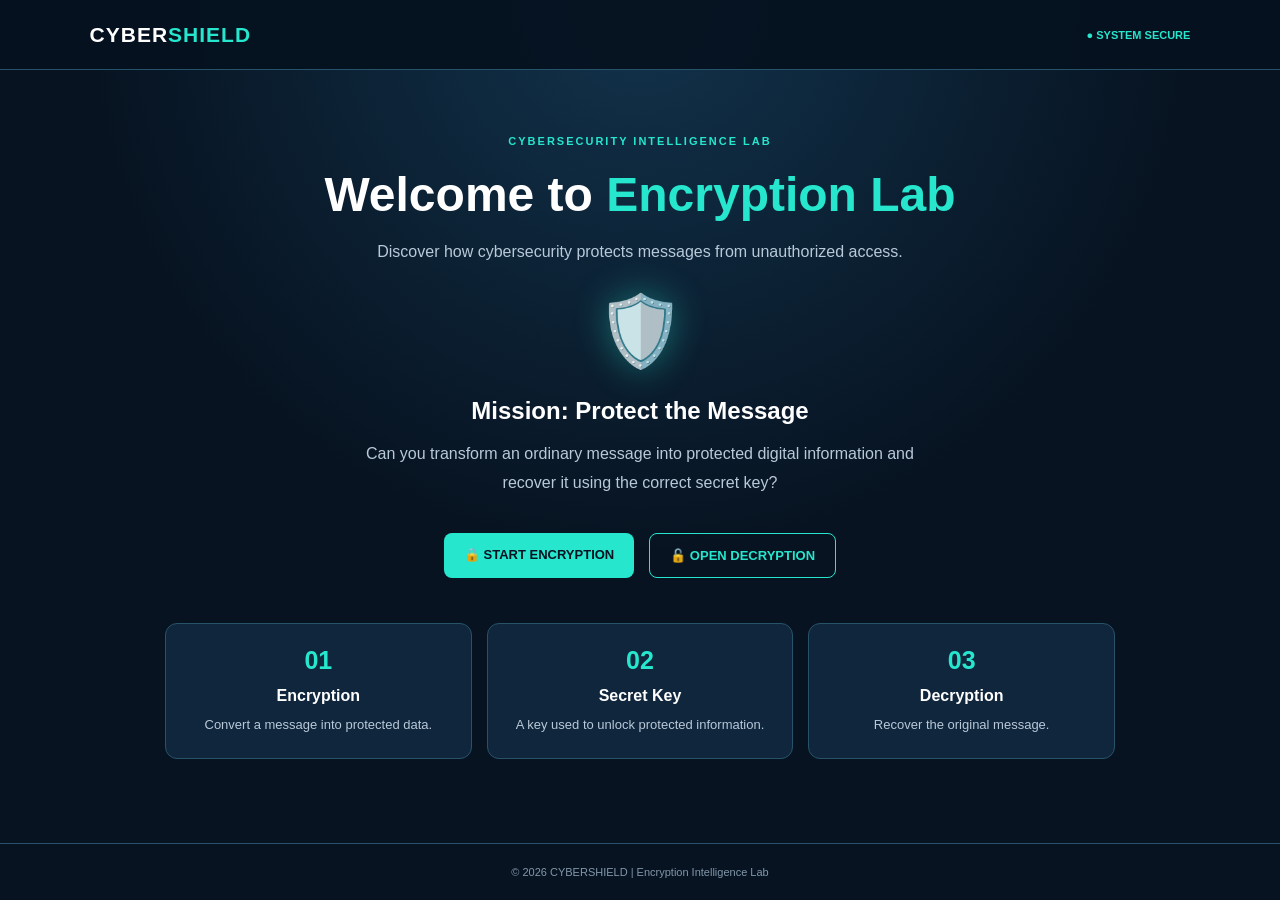
<file: index.html>
<!DOCTYPE html>
<html lang="en">
<head>
    <meta charset="UTF-8">
    <meta name="viewport" content="width=device-width, initial-scale=1.0">
    <title>CyberShield | Security Lab</title>
    <link rel="stylesheet" href="style.css">
</head>
<body>

<nav class="navbar">
    <div class="logo">CYBER<span>SHIELD</span></div>
    <div class="status">● SYSTEM SECURE</div>
</nav>

<main class="hero">
    <div class="tag">CYBERSECURITY INTELLIGENCE LAB</div>

    <h1>Welcome to <span>Encryption Lab</span></h1>

    <p class="subtitle">
        Discover how cybersecurity protects messages
        from unauthorized access.
    </p>

    <div class="shield">🛡️</div>

    <h2>Mission: Protect the Message</h2>

    <p>
        Can you transform an ordinary message into
        protected digital information and recover it
        using the correct secret key?
    </p>

    <div class="button-group">
        <a href="encrypt.html" class="btn primary">
            🔒 START ENCRYPTION
        </a>

        <a href="decrypt.html" class="btn secondary">
            🔓 OPEN DECRYPTION
        </a>
    </div>

    <div class="info-grid">
        <div class="info-card">
            <h3>01</h3>
            <strong>Encryption</strong>
            <p>Convert a message into protected data.</p>
        </div>

        <div class="info-card">
            <h3>02</h3>
            <strong>Secret Key</strong>
            <p>A key used to unlock protected information.</p>
        </div>

        <div class="info-card">
            <h3>03</h3>
            <strong>Decryption</strong>
            <p>Recover the original message.</p>
        </div>
    </div>
</main>

<footer>
    © 2026 CYBERSHIELD | Encryption Intelligence Lab
</footer>

</body>
</html>
</file>
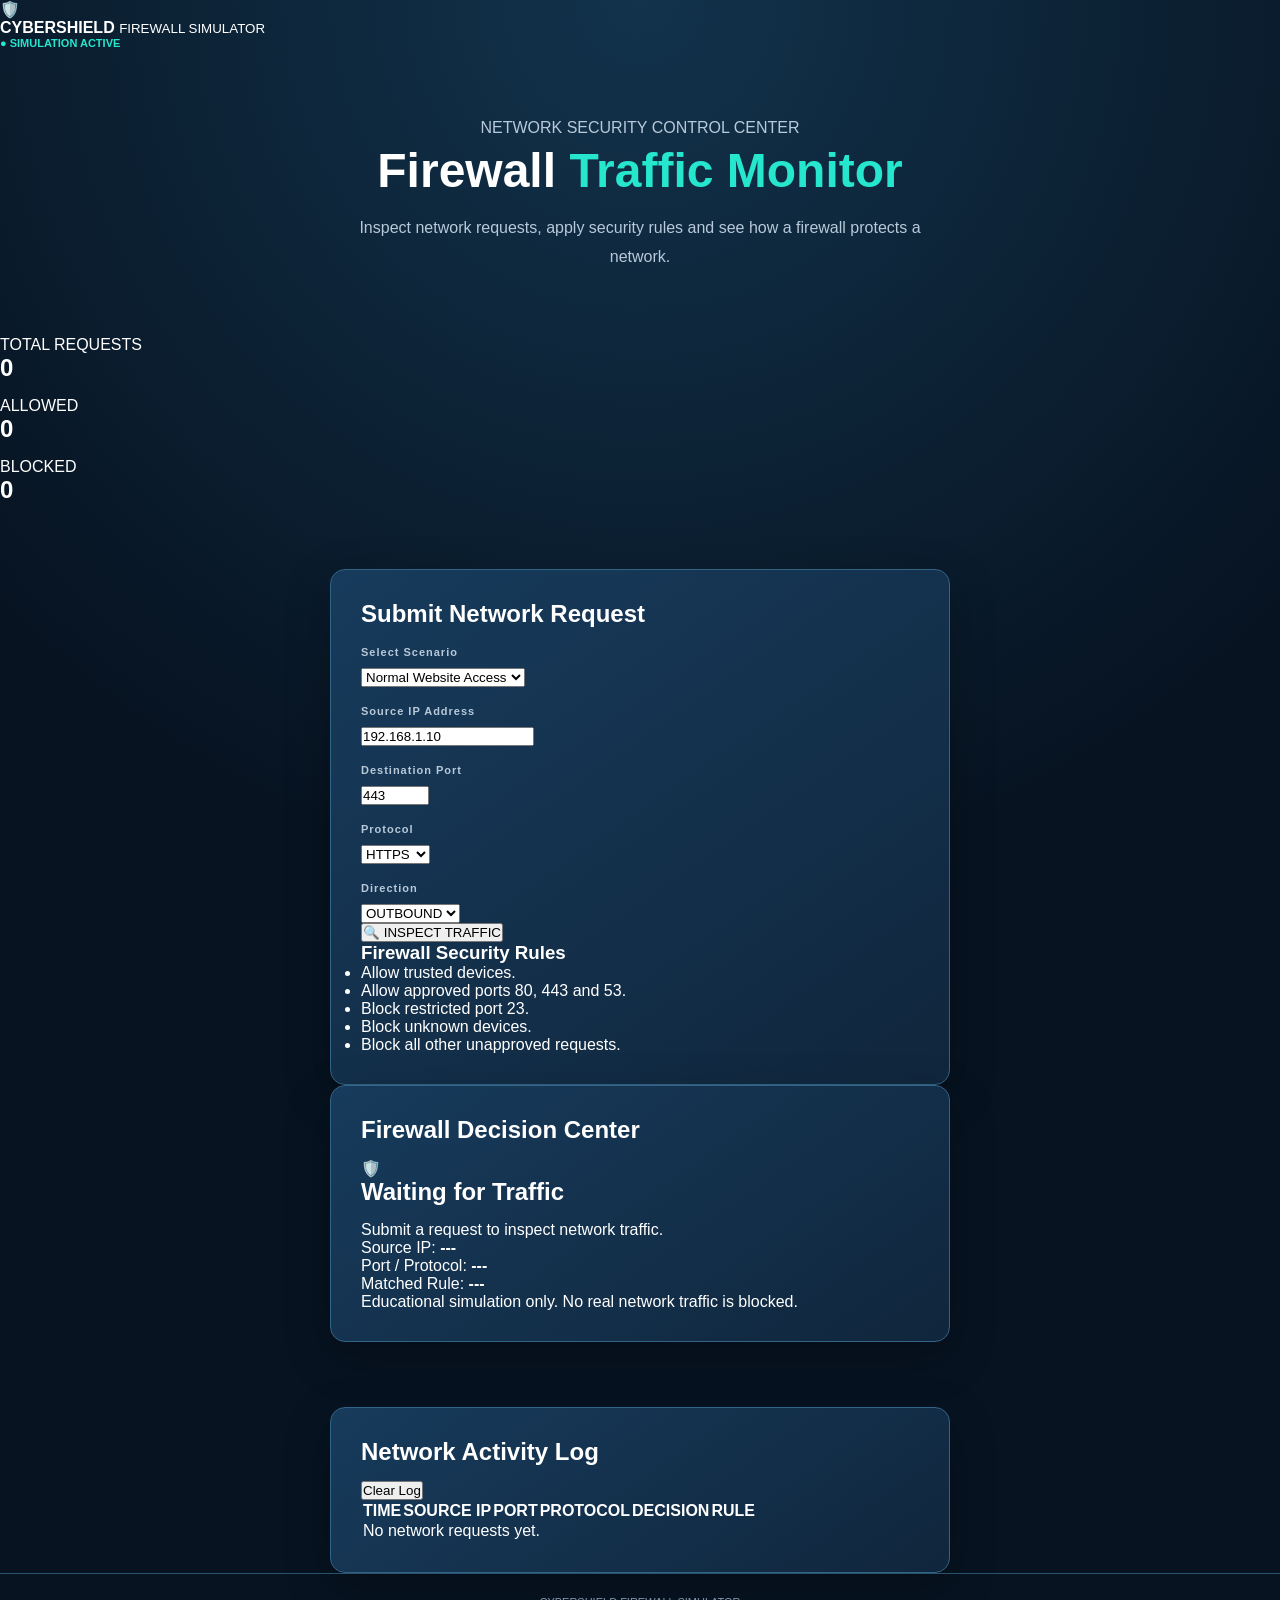
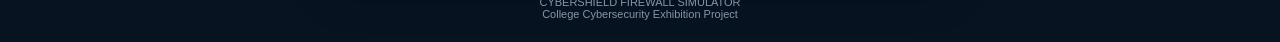
<file: Index.html>
<!DOCTYPE html>
<html lang="en">
<head>
    <meta charset="UTF-8">
    <meta name="viewport" content="width=device-width, initial-scale=1.0">
    <title>CyberShield Firewall Simulator</title>
    <link rel="stylesheet" href="style.css">
</head>

<body>

<header class="topbar">
    <div class="brand">
        <span class="brand-icon">🛡️</span>
        <div>
            <strong>CYBERSHIELD</strong>
            <small>FIREWALL SIMULATOR</small>
        </div>
    </div>
    <div class="status">● SIMULATION ACTIVE</div>
</header>

<main class="container">

    <section class="hero">
        <p class="eyebrow">NETWORK SECURITY CONTROL CENTER</p>
        <h1>Firewall <span>Traffic Monitor</span></h1>
        <p class="intro">
            Inspect network requests, apply security rules
            and see how a firewall protects a network.
        </p>
    </section>

    <!-- STATISTICS -->
    <section class="stats">

        <div class="stat-card">
            <span>TOTAL REQUESTS</span>
            <h2 id="totalCount">0</h2>
        </div>

        <div class="stat-card allowed">
            <span>ALLOWED</span>
            <h2 id="allowedCount">0</h2>
        </div>

        <div class="stat-card blocked">
            <span>BLOCKED</span>
            <h2 id="blockedCount">0</h2>
        </div>

    </section>

    <!-- FIREWALL INPUT -->
    <section class="workspace">

        <div class="panel">

            <h2>Submit Network Request</h2>

            <form id="trafficForm">

                <label>Select Scenario</label>

                <select id="scenario">
                    <option value="normal">Normal Website Access</option>
                    <option value="unknown">Unknown Device</option>
                    <option value="restricted">Restricted Port</option>
                    <option value="dns">DNS Request</option>
                    <option value="custom">Custom Request</option>
                </select>

                <div class="form-grid">

                    <div>
                        <label>Source IP Address</label>
                        <input type="text" id="sourceIp"
                        value="192.168.1.10" required>
                    </div>

                    <div>
                        <label>Destination Port</label>
                        <input type="number" id="destinationPort"
                        value="443" min="1" max="65535" required>
                    </div>

                    <div>
                        <label>Protocol</label>
                        <select id="protocol">
                            <option>HTTPS</option>
                            <option>HTTP</option>
                            <option>DNS</option>
                            <option>SSH</option>
                            <option>OTHER</option>
                        </select>
                    </div>

                    <div>
                        <label>Direction</label>
                        <select id="direction">
                            <option>OUTBOUND</option>
                            <option>INBOUND</option>
                        </select>
                    </div>

                </div>

                <button type="submit" class="primary-btn">
                    🔍 INSPECT TRAFFIC
                </button>

            </form>

            <div class="rule-note">
                <h3>Firewall Security Rules</h3>
                <ul>
                    <li>Allow trusted devices.</li>
                    <li>Allow approved ports 80, 443 and 53.</li>
                    <li>Block restricted port 23.</li>
                    <li>Block unknown devices.</li>
                    <li>Block all other unapproved requests.</li>
                </ul>
            </div>

        </div>

        <!-- FIREWALL RESULT -->

        <div class="panel">

            <h2>Firewall Decision Center</h2>

            <div id="decisionBox" class="decision-box">

                <div id="decisionIcon">🛡️</div>

                <h2 id="decisionTitle">
                    Waiting for Traffic
                </h2>

                <p id="decisionText">
                    Submit a request to inspect network traffic.
                </p>

            </div>

            <div class="details">

                <p>Source IP:
                    <strong id="detailSource">---</strong>
                </p>

                <p>Port / Protocol:
                    <strong id="detailPort">---</strong>
                </p>

                <p>Matched Rule:
                    <strong id="detailRule">---</strong>
                </p>

            </div>

            <p class="warning">
                Educational simulation only.
                No real network traffic is blocked.
            </p>

        </div>

    </section>

    <!-- ACTIVITY LOG -->

    <section class="panel log-panel">

        <div class="log-heading">
            <h2>Network Activity Log</h2>
            <button id="clearLog" class="secondary-btn">
                Clear Log
            </button>
        </div>

        <div class="table-wrap">

            <table>

                <thead>
                    <tr>
                        <th>TIME</th>
                        <th>SOURCE IP</th>
                        <th>PORT</th>
                        <th>PROTOCOL</th>
                        <th>DECISION</th>
                        <th>RULE</th>
                    </tr>
                </thead>

                <tbody id="eventLog">
                    <tr>
                        <td colspan="6">
                            No network requests yet.
                        </td>
                    </tr>
                </tbody>

            </table>

        </div>

    </section>

</main>

<footer>
    CYBERSHIELD FIREWALL SIMULATOR
    <br>
    College Cybersecurity Exhibition Project
</footer>

<script src="script.js"></script>

</body>
      </html>
</file>
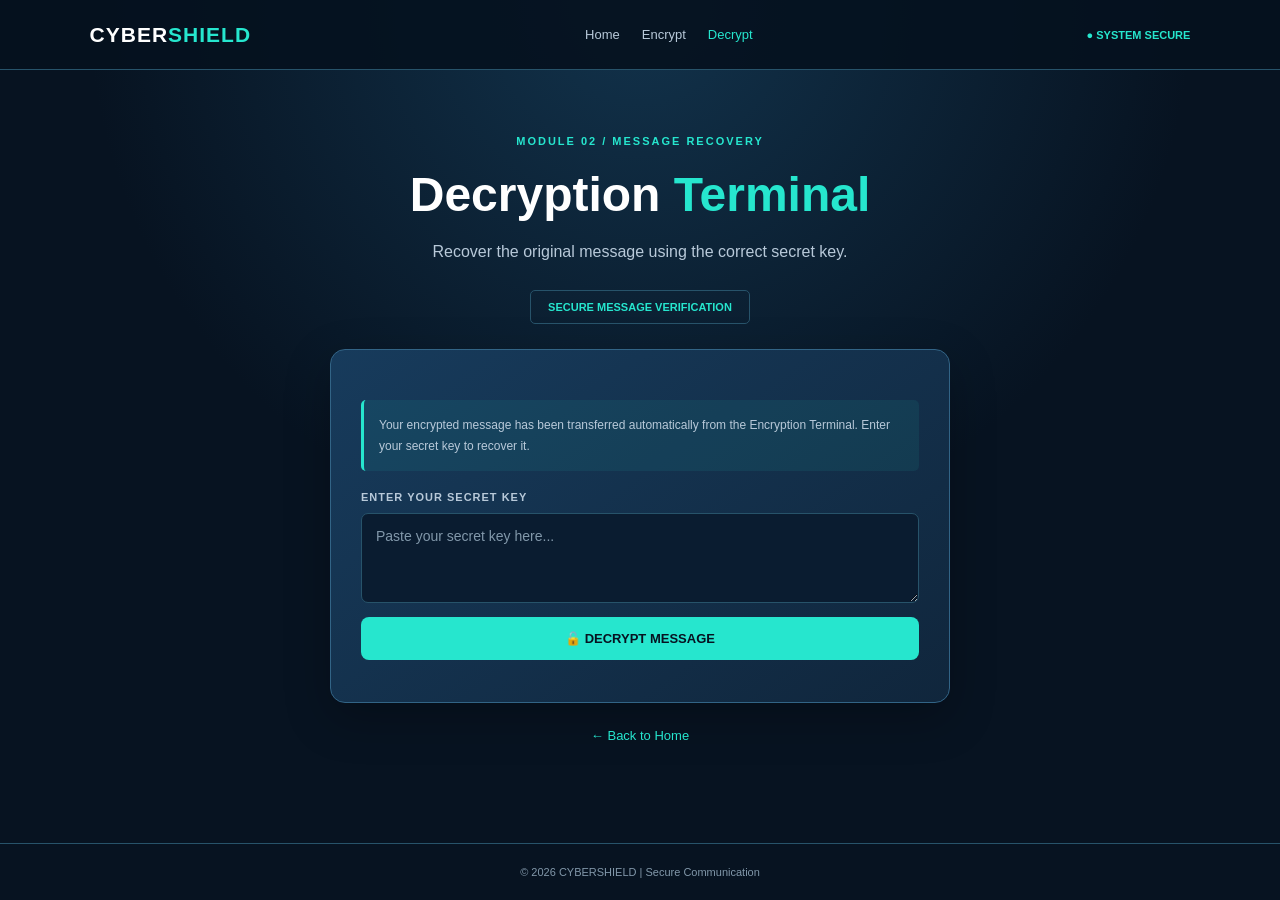
<file: decryption.html>
<!DOCTYPE html>
<html lang="en">
<head>
    <meta charset="UTF-8">
    <meta name="viewport" content="width=device-width, initial-scale=1.0">
    <title>CyberShield | Decrypt</title>
    <link rel="stylesheet" href="style.css">
    <script src="script.js" defer></script>
</head>
<body>

<nav class="navbar">
    <div class="logo">CYBER<span>SHIELD</span></div>
    <div class="nav-links">
        <a href="index.html">Home</a>
        <a href="encrypt.html">Encrypt</a>
        <a class="active" href="decrypt.html">Decrypt</a>
    </div>
    <div class="status">● SYSTEM SECURE</div>
</nav>

<main class="workspace">

    <div class="tag">MODULE 02 / MESSAGE RECOVERY</div>

    <h1>Decryption <span>Terminal</span></h1>

    <p class="subtitle">
        Recover the original message using the correct secret key.
    </p>

    <div class="security-tag">SECURE MESSAGE VERIFICATION</div>

    <section class="panel">

        <div class="notice">
            Your encrypted message has been transferred
            automatically from the Encryption Terminal.
            Enter your secret key to recover it.
        </div>

        <label for="inputKey">ENTER YOUR SECRET KEY</label>

        <textarea id="inputKey"
            placeholder="Paste your secret key here..."></textarea>

        <button id="decryptBtn" class="btn primary full">
            🔓 DECRYPT MESSAGE
        </button>

        <p id="decryptError" class="error"></p>

        <div id="decryptResult" class="result-area hidden">

            <div class="success-heading">
                <h2>DECRYPTION SUCCESSFUL</h2>
                <span>✓ MESSAGE RECOVERED</span>
            </div>

            <label for="decryptedText">ORIGINAL MESSAGE</label>

            <textarea id="decryptedText" readonly></textarea>

            <button id="copyDecrypted" class="btn secondary full">
                COPY RECOVERED MESSAGE
            </button>

        </div>

    </section>

    <a href="index.html" class="back-link">← Back to Home</a>

</main>

<footer>
    © 2026 CYBERSHIELD | Secure Communication
</footer>

</body>
</html>
</file>
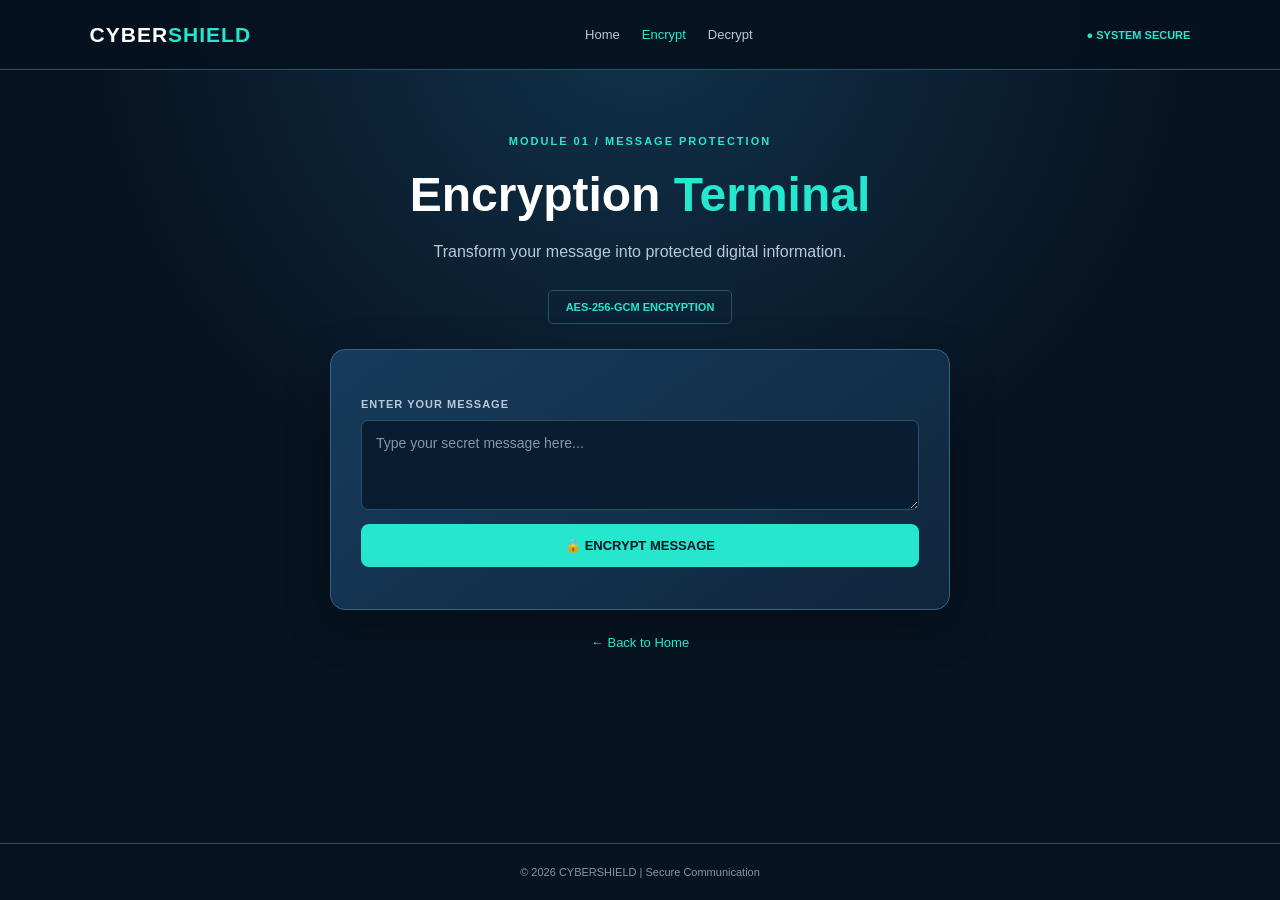
<file: encryption.html>
<!DOCTYPE html>
<html lang="en">
<head>
    <meta charset="UTF-8">
    <meta name="viewport" content="width=device-width, initial-scale=1.0">
    <title>CyberShield | Encrypt</title>
    <link rel="stylesheet" href="style.css">
    <script src="script.js" defer></script>
</head>
<body>

<nav class="navbar">
    <div class="logo">CYBER<span>SHIELD</span></div>
    <div class="nav-links">
        <a href="index.html">Home</a>
        <a class="active" href="encrypt.html">Encrypt</a>
        <a href="decrypt.html">Decrypt</a>
    </div>
    <div class="status">● SYSTEM SECURE</div>
</nav>

<main class="workspace">

    <div class="tag">MODULE 01 / MESSAGE PROTECTION</div>

    <h1>Encryption <span>Terminal</span></h1>

    <p class="subtitle">
        Transform your message into protected digital information.
    </p>

    <div class="security-tag">AES-256-GCM ENCRYPTION</div>

    <section class="panel">

        <label for="plainText">ENTER YOUR MESSAGE</label>

        <textarea id="plainText"
            placeholder="Type your secret message here..."></textarea>

        <button id="encryptBtn" class="btn primary full">
            🔒 ENCRYPT MESSAGE
        </button>

        <p id="encryptError" class="error"></p>

        <div id="encryptResult" class="result-area hidden">

            <div class="success-heading">
                <h2>ENCRYPTION SUCCESSFUL</h2>
                <span>✓ MESSAGE PROTECTED</span>
            </div>

            <label for="encryptedText">ENCRYPTED MESSAGE</label>

            <textarea id="encryptedText" readonly></textarea>

            <button id="copyEncrypted" class="btn secondary full">
                COPY ENCRYPTED MESSAGE
            </button>

            <label for="secretKey">SECRET KEY — KEEP IT SAFE</label>

            <textarea id="secretKey" readonly></textarea>

            <button id="copyKey" class="btn secondary full">
                COPY SECRET KEY
            </button>

            <div class="notice">
                Important: Save your secret key. You will need
                it to recover your original message.
            </div>

            <a href="decrypt.html" class="btn primary full">
                CONTINUE TO DECRYPTION →
            </a>

        </div>

    </section>

    <a href="index.html" class="back-link">← Back to Home</a>

</main>

<footer>
    © 2026 CYBERSHIELD | Secure Communication
</footer>

</body>
</html>
</file>
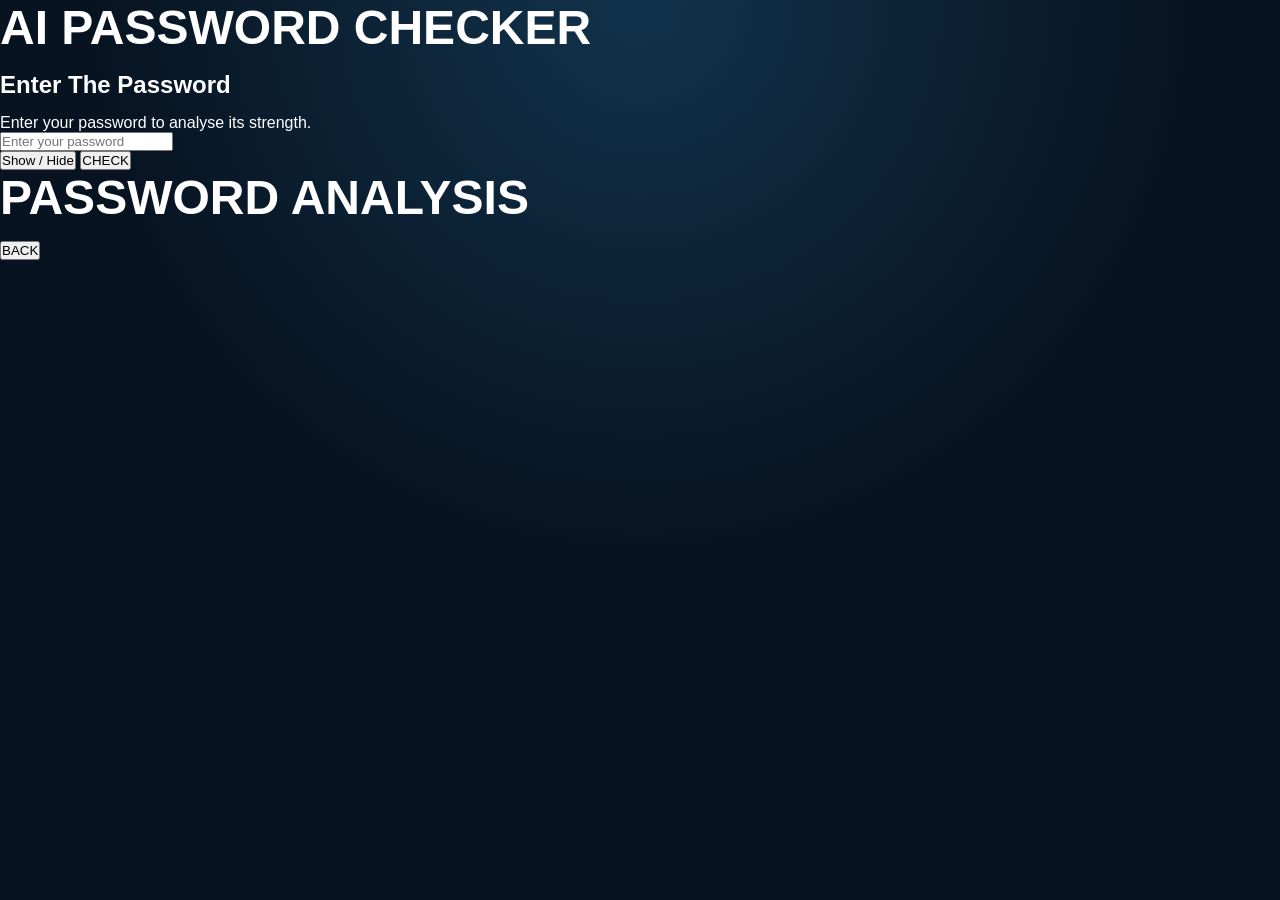
<file: password.html>
<!DOCTYPE html>
<html lang="en">
<head>
  <meta charset="UTF-8">
  <meta name="viewport" content="width=device-width, initial-scale=1.0">
  <title>AI Password Strength Checker</title>
  <link rel="stylesheet" href="style.css">
</head>

<body>

  <!-- FIRST PAGE -->
  <div class="container" id="entryPage">
    <h1>AI PASSWORD CHECKER</h1>
    <h2>Enter The Password</h2>
    <p>Enter your password to analyse its strength.</p>

    <input type="password" id="password" placeholder="Enter your password">
    <br>

    <button onclick="togglePassword()">Show / Hide</button>
    <button onclick="checkPassword()">CHECK</button>
  </div>

  <!-- SECOND PAGE -->
  <div class="container" id="resultPage">
    <h1>PASSWORD ANALYSIS</h1>

    <div id="result"></div>
    <div id="percentage"></div>

    <div id="meter">
      <div id="bar"></div>
    </div>

    <div id="suggestions"></div>

    <button onclick="goBack()">BACK</button>
  </div>

  <script src="script.js"></script>
</body>
</html>
</file>
<file: style.css>
* {
    margin: 0;
    padding: 0;
    box-sizing: border-box;
}

:root {
    --background: #071321;
    --card: #10263c;
    --accent: #26e6ce;
    --text: #ffffff;
    --muted: #b8c9d9;
    --border: #27536a;
}

body {
    min-height: 100vh;
    font-family: Arial, sans-serif;
    color: var(--text);
    background:
        radial-gradient(circle at top, #12334c, transparent 50%),
        var(--background);
    display: flex;
    flex-direction: column;
}

.navbar {
    min-height: 70px;
    padding: 18px 7%;
    display: flex;
    align-items: center;
    justify-content: space-between;
    gap: 15px;
    flex-wrap: wrap;
    border-bottom: 1px solid var(--border);
    background: rgba(5, 17, 31, 0.9);
}

.logo {
    font-size: 21px;
    font-weight: 900;
    letter-spacing: 1px;
}

.logo span,
h1 span {
    color: var(--accent);
}

.status {
    color: var(--accent);
    font-size: 11px;
    font-weight: bold;
}

.nav-links {
    display: flex;
    gap: 22px;
}

.nav-links a {
    color: var(--muted);
    text-decoration: none;
    font-size: 13px;
}

.nav-links a:hover,
.nav-links a.active {
    color: var(--accent);
}

.hero,
.workspace {
    width: 90%;
    max-width: 850px;
    margin: 65px auto;
    text-align: center;
}

.hero {
    max-width: 950px;
}

.tag {
    color: var(--accent);
    font-size: 11px;
    font-weight: bold;
    letter-spacing: 2px;
    margin-bottom: 20px;
}

h1 {
    font-size: clamp(30px, 5vw, 48px);
    margin-bottom: 16px;
}

h2 {
    margin-bottom: 15px;
}

.subtitle {
    color: var(--muted);
    line-height: 1.7;
    margin-bottom: 25px;
}

.shield {
    font-size: 70px;
    margin: 25px 0;
    filter: drop-shadow(0 0 18px rgba(38, 230, 206, 0.4));
}

.hero > p:not(.subtitle) {
    color: var(--muted);
    line-height: 1.8;
    max-width: 600px;
    margin: 0 auto;
}

.button-group {
    display: flex;
    justify-content: center;
    gap: 15px;
    flex-wrap: wrap;
    margin: 35px 0;
}

.btn {
    display: inline-block;
    border: none;
    border-radius: 8px;
    padding: 14px 20px;
    font-size: 13px;
    font-weight: bold;
    text-align: center;
    text-decoration: none;
    cursor: pointer;
    transition: 0.2s;
}

.primary {
    color: #071321;
    background: var(--accent);
}

.primary:hover {
    background: #9ffff2;
    transform: translateY(-2px);
}

.secondary {
    color: var(--accent);
    background: transparent;
    border: 1px solid var(--accent);
}

.secondary:hover {
    background: rgba(38, 230, 206, 0.1);
}

.full {
    width: 100%;
    margin-top: 14px;
}

button:disabled {
    opacity: 0.6;
    cursor: wait;
}

.info-grid {
    display: grid;
    grid-template-columns: repeat(3, 1fr);
    gap: 15px;
    margin-top: 45px;
}

.info-card {
    padding: 22px 15px;
    background: var(--card);
    border: 1px solid var(--border);
    border-radius: 12px;
}

.info-card h3 {
    color: var(--accent);
    font-size: 25px;
    margin-bottom: 12px;
}

.info-card p {
    color: var(--muted);
    font-size: 13px;
    line-height: 1.6;
    margin-top: 10px;
}

.security-tag {
    display: inline-block;
    color: var(--accent);
    border: 1px solid var(--border);
    padding: 10px 17px;
    border-radius: 5px;
    font-size: 11px;
    font-weight: bold;
    margin-bottom: 25px;
}

.panel {
    max-width: 620px;
    margin: auto;
    padding: 30px;
    text-align: left;
    background: linear-gradient(145deg, #173b5c, #10263c);
    border: 1px solid #326486;
    border-radius: 15px;
    box-shadow: 0 15px 45px rgba(0, 0, 0, 0.25);
}

label {
    display: block;
    color: var(--muted);
    font-size: 11px;
    font-weight: bold;
    letter-spacing: 1px;
    margin: 18px 0 10px;
}

textarea {
    display: block;
    width: 100%;
    min-height: 90px;
    padding: 14px;
    color: white;
    background: #0a1c30;
    border: 1px solid var(--border);
    border-radius: 7px;
    outline: none;
    resize: vertical;
    font-family: Arial, sans-serif;
    font-size: 14px;
}

textarea:focus {
    border-color: var(--accent);
    box-shadow: 0 0 0 2px rgba(38, 230, 206, 0.12);
}

textarea::placeholder {
    color: #8298aa;
}

.result-area {
    margin-top: 28px;
    padding-top: 20px;
    border-top: 1px solid var(--border);
}

.hidden {
    display: none !important;
}

.success-heading {
    text-align: center;
    margin-bottom: 22px;
}

.success-heading h2 {
    color: var(--accent);
    font-size: 19px;
}

.success-heading span {
    color: #65f5a5;
    font-size: 11px;
    font-weight: bold;
}

.notice {
    padding: 15px;
    margin: 20px 0;
    color: var(--muted);
    background: rgba(38, 230, 206, 0.07);
    border-left: 3px solid var(--accent);
    border-radius: 5px;
    font-size: 12px;
    line-height: 1.7;
}

.error {
    color: #ff8585;
    font-size: 13px;
    margin-top: 12px;
}

.back-link {
    display: inline-block;
    margin-top: 25px;
    color: var(--accent);
    text-decoration: none;
    font-size: 13px;
}

footer {
    margin-top: auto;
    padding: 22px;
    text-align: center;
    color: #8298aa;
    font-size: 11px;
    border-top: 1px solid var(--border);
}

@media (max-width: 650px) {
    .navbar {
        justify-content: center;
    }

    .nav-links {
        order: 3;
        width: 100%;
        justify-content: center;
    }

    .info-grid {
        grid-template-columns: 1fr;
    }

    .workspace,
    .hero {
        margin: 40px auto;
    }

    .panel {
        padding: 20px;
    }

    .button-group {
        flex-direction: column;
    }
}
</file>
